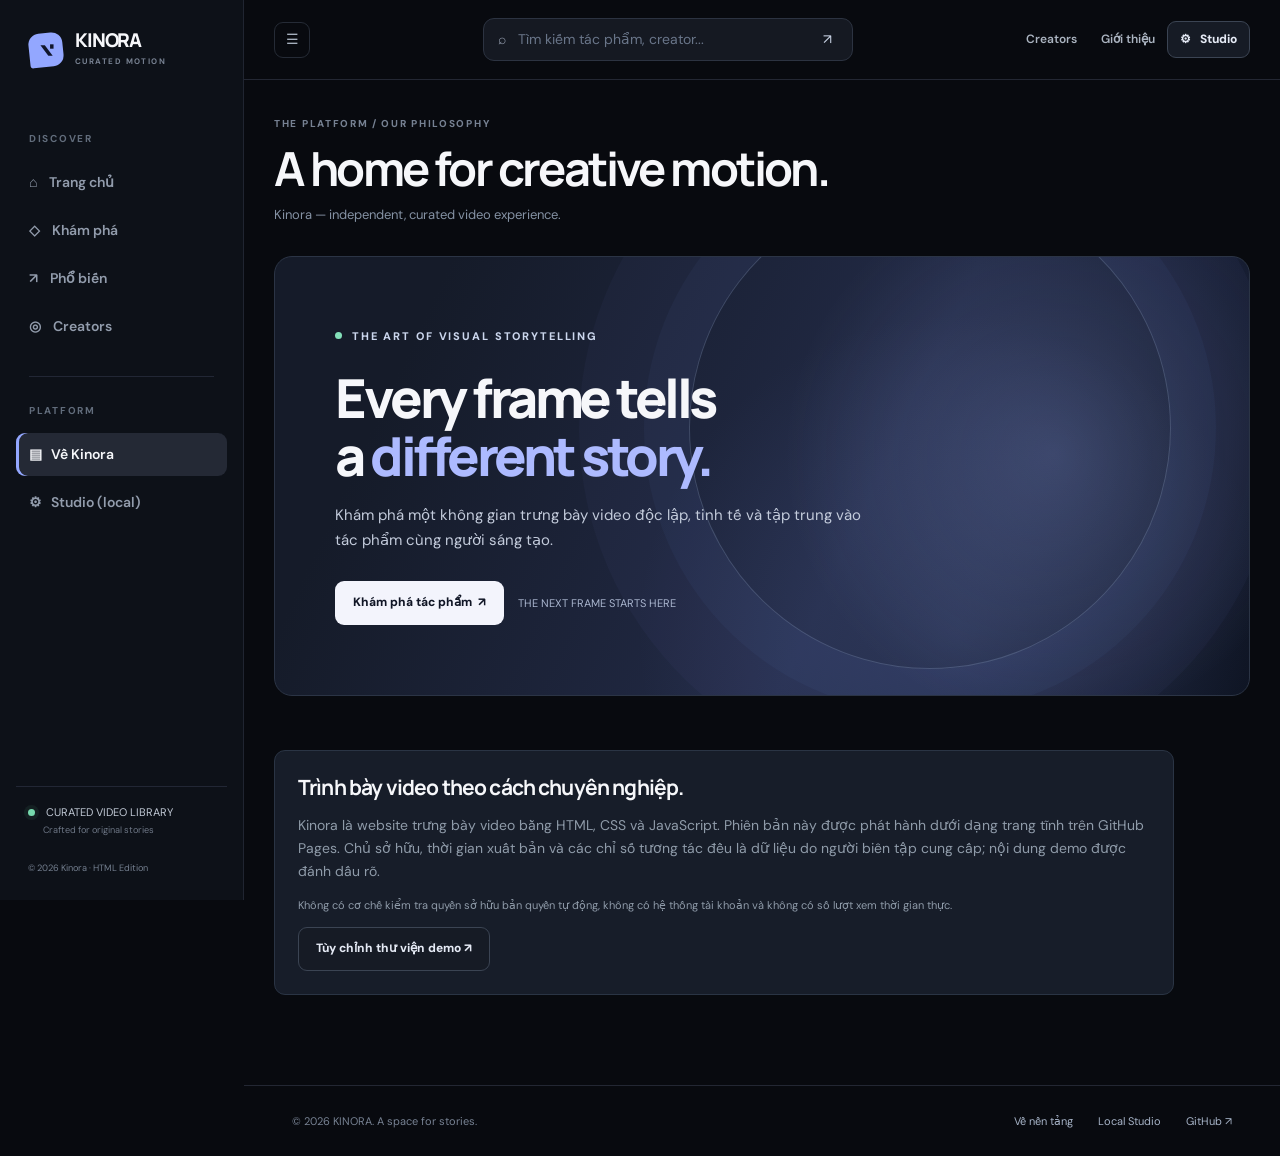
<file: about.html>
<!doctype html>
<html lang="vi"><head><meta charset="utf-8"><meta name="viewport" content="width=device-width,initial-scale=1"><meta name="theme-color" content="#090b10"><meta name="description" content="Kinora — independent video and creative stories platform"><title>About Kinora — Kinora</title><link rel="icon" href="assets/favicon.svg" type="image/svg+xml"><link rel="preconnect" href="https://fonts.googleapis.com"><link rel="preconnect" href="https://fonts.gstatic.com" crossorigin><link href="https://fonts.googleapis.com/css2?family=DM+Sans:wght@400;500;600;700;800&family=Manrope:wght@500;600;700;800&display=swap" rel="stylesheet"><link rel="stylesheet" href="assets/css/legacy.css"><link rel="stylesheet" href="assets/css/static.css" defer></head><body data-page="about"><div id="root"></div><script type="module" src="assets/js/app.js"></script></body></html>
</file>
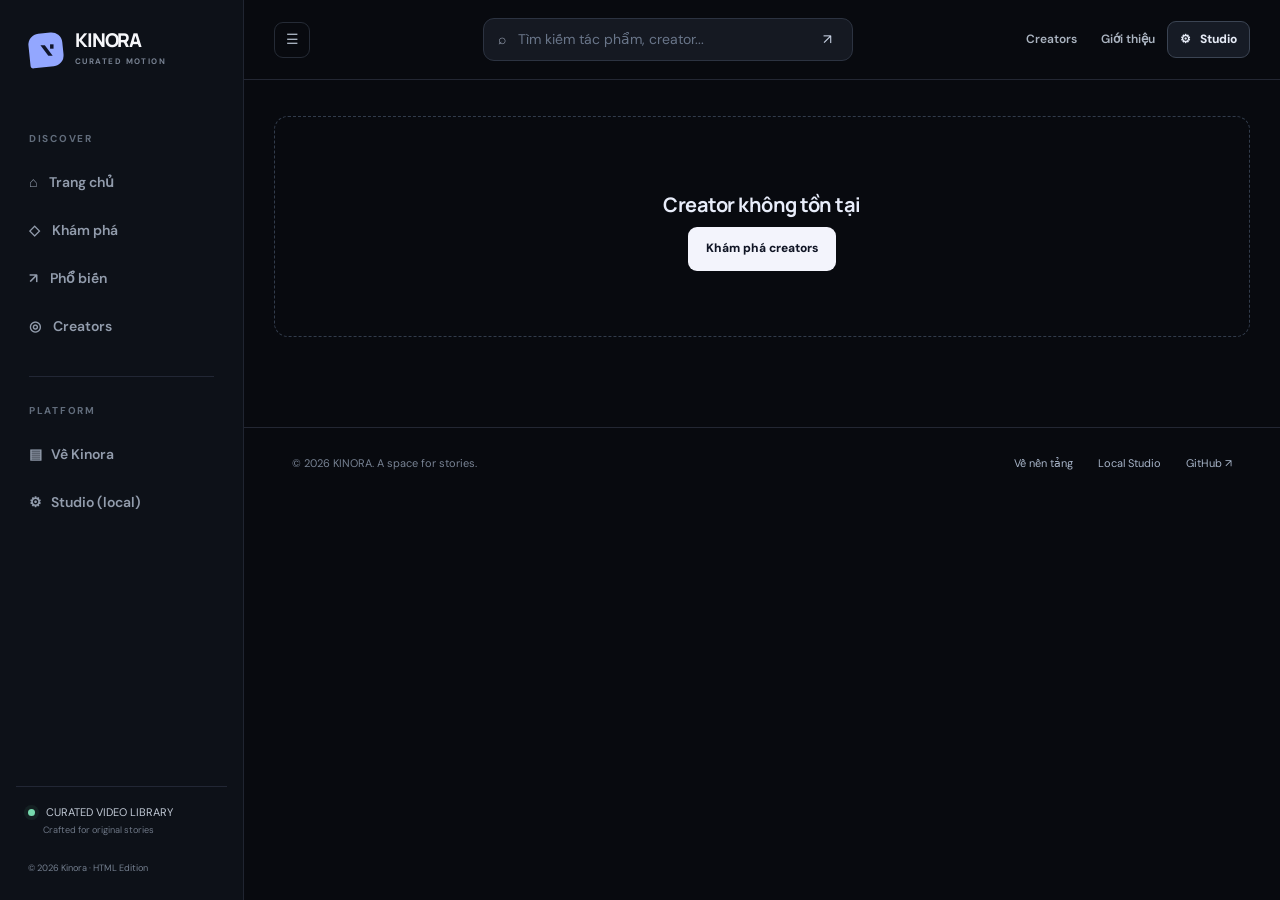
<file: creator.html>
<!doctype html>
<html lang="vi"><head><meta charset="utf-8"><meta name="viewport" content="width=device-width,initial-scale=1"><meta name="theme-color" content="#090b10"><meta name="description" content="Kinora — independent video and creative stories platform"><title>Creator — Kinora</title><link rel="icon" href="assets/favicon.svg" type="image/svg+xml"><link rel="preconnect" href="https://fonts.googleapis.com"><link rel="preconnect" href="https://fonts.gstatic.com" crossorigin><link href="https://fonts.googleapis.com/css2?family=DM+Sans:wght@400;500;600;700;800&family=Manrope:wght@500;600;700;800&display=swap" rel="stylesheet"><link rel="stylesheet" href="assets/css/legacy.css"><link rel="stylesheet" href="assets/css/static.css" defer></head><body data-page="creator"><div id="root"></div><script type="module" src="assets/js/app.js"></script></body></html>
</file>
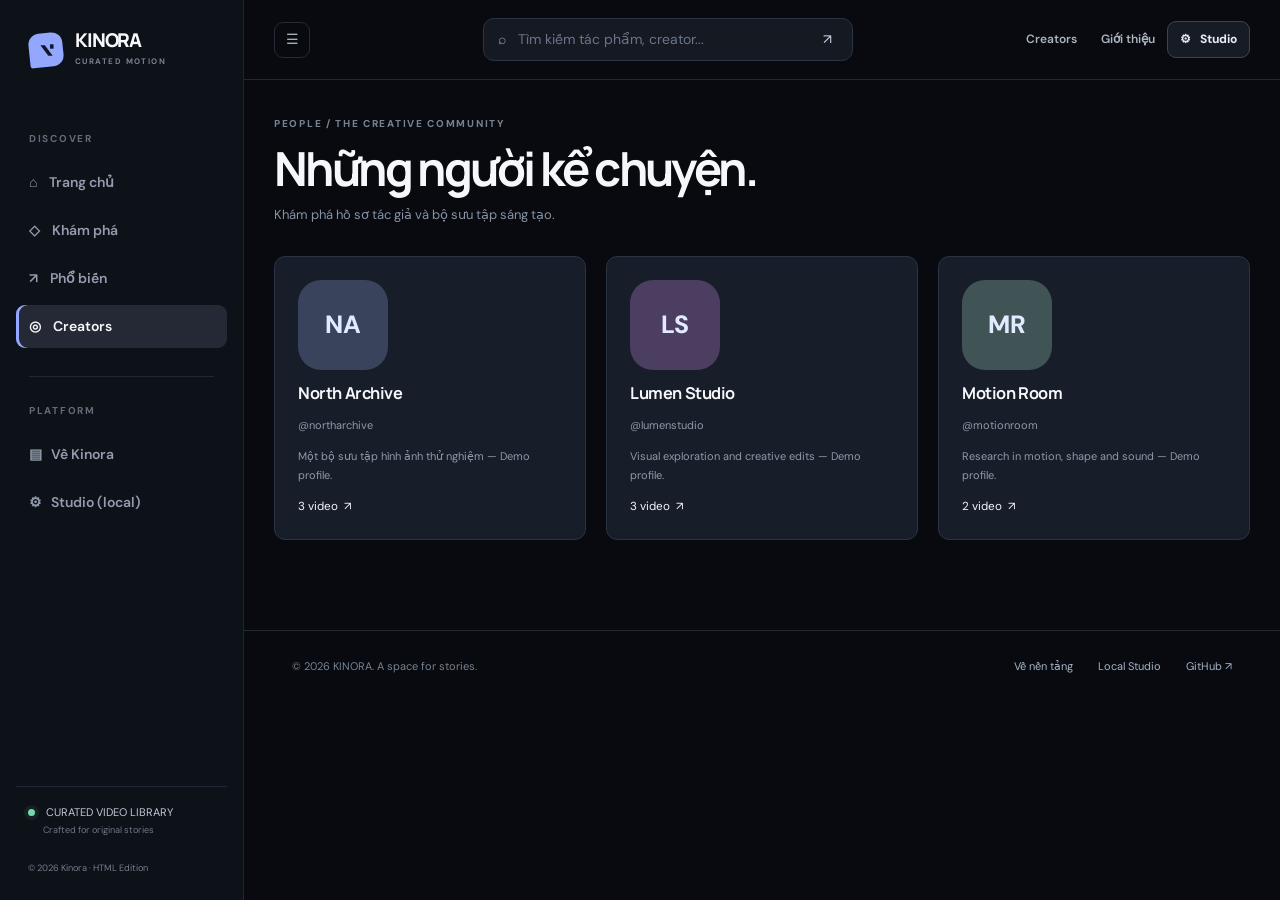
<file: creators.html>
<!doctype html>
<html lang="vi"><head><meta charset="utf-8"><meta name="viewport" content="width=device-width,initial-scale=1"><meta name="theme-color" content="#090b10"><meta name="description" content="Kinora — independent video and creative stories platform"><title>Creators — Kinora</title><link rel="icon" href="assets/favicon.svg" type="image/svg+xml"><link rel="preconnect" href="https://fonts.googleapis.com"><link rel="preconnect" href="https://fonts.gstatic.com" crossorigin><link href="https://fonts.googleapis.com/css2?family=DM+Sans:wght@400;500;600;700;800&family=Manrope:wght@500;600;700;800&display=swap" rel="stylesheet"><link rel="stylesheet" href="assets/css/legacy.css"><link rel="stylesheet" href="assets/css/static.css" defer></head><body data-page="creators"><div id="root"></div><script type="module" src="assets/js/app.js"></script></body></html>
</file>
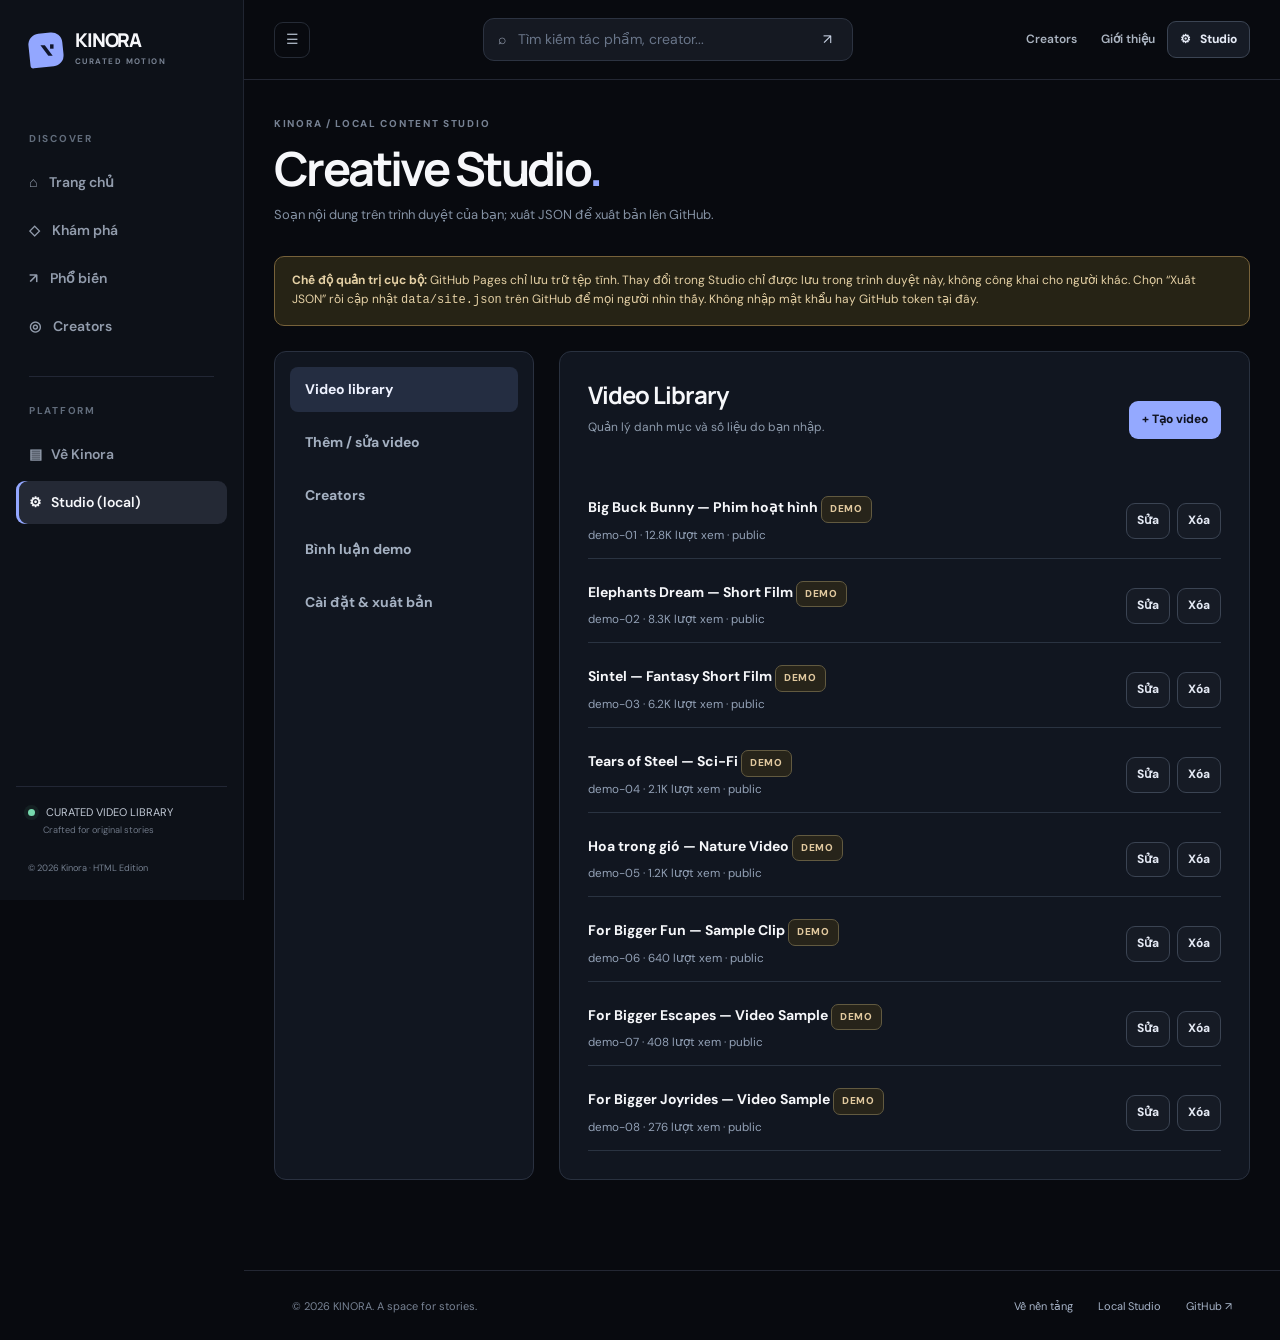
<file: studio.html>
<!doctype html>
<html lang="vi"><head><meta charset="utf-8"><meta name="viewport" content="width=device-width,initial-scale=1"><meta name="theme-color" content="#090b10"><meta name="description" content="Kinora — independent video and creative stories platform"><title>Creator Studio — Kinora</title><link rel="icon" href="assets/favicon.svg" type="image/svg+xml"><link rel="preconnect" href="https://fonts.googleapis.com"><link rel="preconnect" href="https://fonts.gstatic.com" crossorigin><link href="https://fonts.googleapis.com/css2?family=DM+Sans:wght@400;500;600;700;800&family=Manrope:wght@500;600;700;800&display=swap" rel="stylesheet"><link rel="stylesheet" href="assets/css/legacy.css"><link rel="stylesheet" href="assets/css/static.css" defer></head><body data-page="studio"><div id="root"></div><script type="module" src="assets/js/app.js"></script></body></html>
</file>
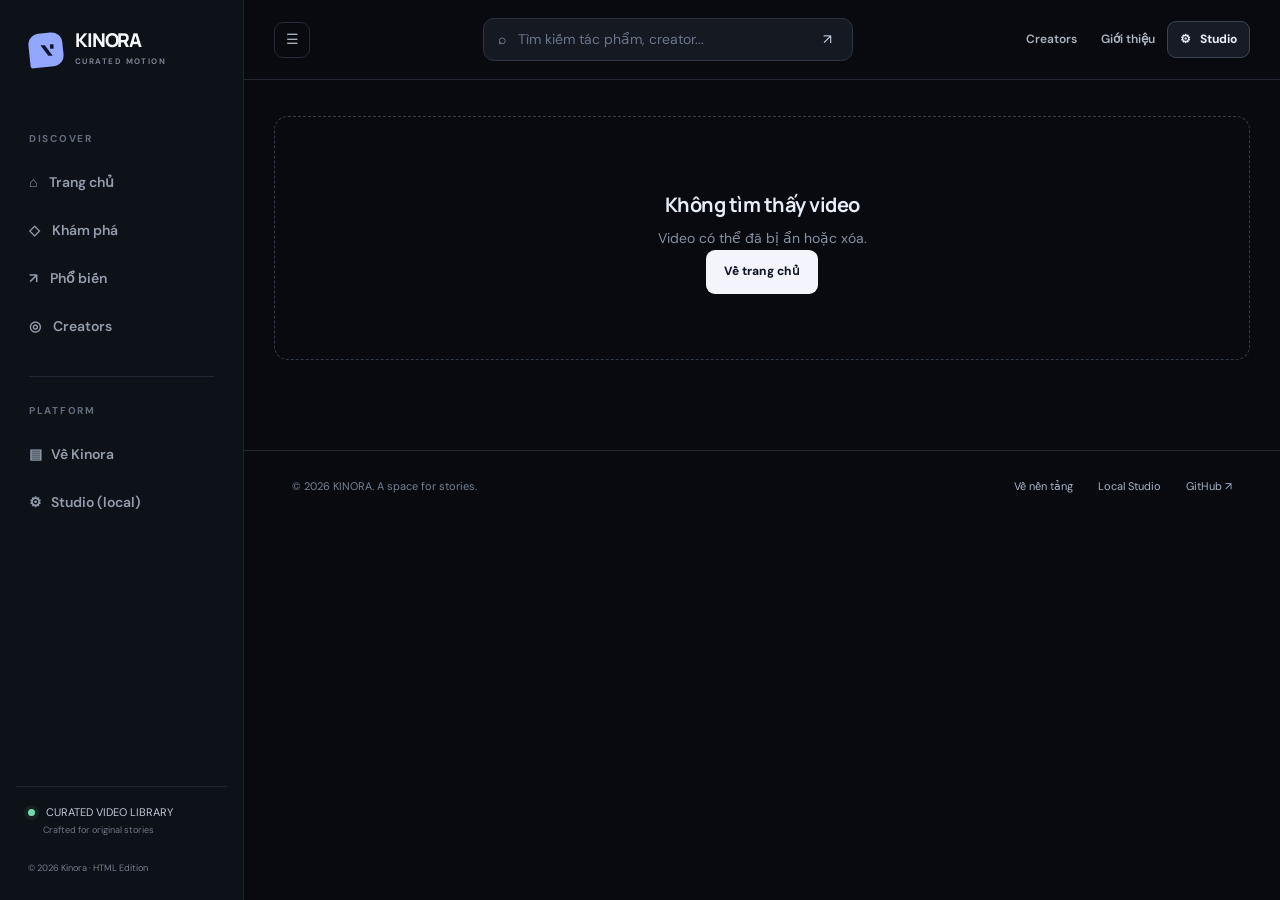
<file: watch.html>
<!doctype html>
<html lang="vi"><head><meta charset="utf-8"><meta name="viewport" content="width=device-width,initial-scale=1"><meta name="theme-color" content="#090b10"><meta name="description" content="Kinora — independent video and creative stories platform"><title>Watch video — Kinora</title><link rel="icon" href="assets/favicon.svg" type="image/svg+xml"><link rel="preconnect" href="https://fonts.googleapis.com"><link rel="preconnect" href="https://fonts.gstatic.com" crossorigin><link href="https://fonts.googleapis.com/css2?family=DM+Sans:wght@400;500;600;700;800&family=Manrope:wght@500;600;700;800&display=swap" rel="stylesheet"><link rel="stylesheet" href="assets/css/legacy.css"><link rel="stylesheet" href="assets/css/static.css" defer></head><body data-page="watch"><div id="root"></div><script type="module" src="assets/js/app.js"></script></body></html>
</file>
<file: assets/css/legacy.css>
:root{--bg:#090b10;--sidebar:#0e1118;--surface:#141821;--surface2:#1b202b;--surface3:#242b38;--border:#282e39;--border2:#353b48;--text:#f6f7fa;--sub:#a0a8b7;--muted:#697282;--accent:#93a7ff;--green:#76d9ad;--red:#ed9494;--heading:'Manrope','DM Sans',sans-serif;--body:'DM Sans',sans-serif;--sidebar-w:244px}
*{box-sizing:border-box}html{scroll-behavior:smooth}body{margin:0;background:var(--bg);color:var(--text);font:14px/1.65 var(--body);-webkit-font-smoothing:antialiased}a{color:inherit;text-decoration:none}button,input,select,textarea{font:inherit}button{cursor:pointer}img{display:block;max-width:100%}h1,h2,h3,p{margin:0}h1,h2,h3{font-family:var(--heading);line-height:1.26}h1{letter-spacing:-.055em}h2{letter-spacing:-.04em}h3{letter-spacing:-.025em}::selection{background:var(--accent);color:#111827}::-webkit-scrollbar{width:9px;height:8px}::-webkit-scrollbar-thumb{background:#313847;border-radius:8px}::-webkit-scrollbar-track{background:transparent}:focus-visible{outline:2px solid var(--accent);outline-offset:3px}.muted{color:var(--muted)}.dot-sep{padding:0 5px;color:#606b7a}.header-dot{color:var(--accent)}
.app-shell{min-height:100vh;display:flex}.sidebar{width:var(--sidebar-w);background:var(--sidebar);border-right:1px solid #202531;position:fixed;top:0;bottom:0;left:0;z-index:30;display:flex;flex-direction:column;padding:31px 16px 24px;transition:transform .22s ease}.brand{display:inline-flex;gap:12px;align-items:center;padding:0 13px;margin-bottom:64px;width:max-content}.brand-symbol{display:flex;width:34px;height:34px;border-radius:11px 11px 11px 3px;align-items:center;justify-content:center;color:#121524;background:var(--accent);transform:rotate(-6deg)}.brand-symbol>i{transform:rotate(6deg)}.brand-text{font:800 19px/1.05 var(--heading);letter-spacing:-.06em}.brand-text small{display:block;color:#788292;font:700 8px/1.8 var(--body);letter-spacing:.18em;margin-top:3px}.nav-head{font:700 10px var(--body);letter-spacing:.17em;color:#626d7c;margin:0 13px 16px}.nav-divider{border-top:1px solid #222735;padding-top:27px;margin-top:28px}.side-nav{display:grid;gap:5px}.side-link{display:flex;gap:12px;align-items:center;color:#929cac;border-radius:9px;font-weight:600;padding:11px 13px;line-height:1.5;transition:background .18s,color .18s;border:0;background:transparent;text-align:left;width:100%}.side-link i{flex-shrink:0;opacity:.78}.side-link:hover{background:#1b202b;color:#f7f8fa}.side-link.active{color:var(--text);background:#242935;box-shadow:inset 3px 0 0 var(--accent)}.side-link.active i{color:var(--accent);opacity:1}.sidebar-bottom{margin-top:auto;padding:16px 12px 0;border-top:1px solid #222735;color:#747f8f;font-size:11px}.sidebar-note{font-size:11px;margin-bottom:20px;color:#c0c8d4}.sidebar-note small{display:block;margin-left:15px;color:#6d7685;margin-top:2px}.status-dot,.pulse{display:inline-block;width:7px;height:7px;border-radius:50%;background:var(--green);margin-right:8px;box-shadow:0 0 0 4px #76d9ad12}.app-content{margin-left:var(--sidebar-w);width:calc(100% - var(--sidebar-w));min-width:0;display:flex;flex-direction:column}.topbar{height:88px;border-bottom:1px solid #232733;display:flex;align-items:center;justify-content:space-between;padding:0 48px;gap:28px;position:sticky;top:0;background:#090b10ec;backdrop-filter:blur(14px);z-index:20}.search-form{height:43px;display:flex;align-items:center;gap:11px;border:1px solid #2c3341;background:#151922;border-radius:10px;padding:0 14px;width:min(390px,48vw);color:#848f9e}.search-form input{border:0;background:transparent;color:var(--text);outline:0;flex:1;min-width:0;font-size:13px}.search-form input::placeholder{color:#747e8e}.search-form button{border:0;background:none;color:#8793a5;display:flex;align-items:center}.top-actions{display:flex;align-items:center;gap:22px}.top-small-link{color:#abb4c1;font-size:12px;font-weight:600;display:flex;gap:7px;align-items:center}.top-small-link:hover,.top-login:hover{color:var(--text)}.top-login{display:flex;gap:8px;align-items:center;color:#b7bdca;font-size:12px;font-weight:700}.mobile-menu,.mobile-logo{display:none}.icon-btn{width:36px;height:36px;border:1px solid var(--border);border-radius:9px;background:transparent;color:var(--sub);display:inline-flex;align-items:center;justify-content:center}.icon-btn:hover{background:var(--surface2);color:var(--text)}.main-area{padding:37px 48px 100px;flex:1;min-height:72vh;max-width:1900px;width:100%;margin:0 auto}.footer{padding:27px 48px;border-top:1px solid #232733;display:flex;justify-content:space-between;align-items:center;gap:15px;font-size:11px;color:#778293}.footer>span:last-child{display:flex;gap:25px}.footer a:hover{color:var(--text)}
.section-kicker,.section-index,.eyebrow{font:800 10px/1.5 var(--body);letter-spacing:.17em;color:var(--muted)}.section-kicker{display:flex;align-items:center;gap:10px;margin-bottom:24px}.kicker-square{width:6px;height:6px;background:var(--accent)}.kicker-line{height:1px;width:25px;background:#343c4e}.hero{height:440px;border-radius:14px;position:relative;overflow:hidden;background:#171b28}.hero-bg{position:absolute;inset:0;background:radial-gradient(ellipse at 85% 40%,#5362a43b 0%,transparent 38%),radial-gradient(ellipse at 78% 92%,#313b634f,transparent 47%),linear-gradient(110deg,#171b2a 12%,#232b40 72%,#111621);pointer-events:none}.hero-bg-photo{position:absolute;inset:0;width:100%;height:100%;object-fit:cover}.hero-filled .hero-bg{background:linear-gradient(90deg,#0f1320f7 0%,#101522e8 35%,#1115205f 95%)}.hero-content{position:relative;z-index:2;max-width:680px;padding:67px 62px}.eyebrow{color:#b6c2db;display:flex;align-items:center;gap:8px}.eyebrow-line{height:1px;width:25px;background:#68728b}.hero h1{font-size:clamp(36px,4.3vw,66px);font-weight:800;line-height:1.11;letter-spacing:-.065em;margin:29px 0 19px;max-width:640px}.hero-content>p{font-size:15px;color:#b9c1d0;line-height:1.8;max-width:490px;margin-bottom:29px}.hero-meta{display:flex;align-items:center;gap:7px;margin-bottom:21px;color:#b3bece;font-size:12px}.hero-number{position:absolute;right:36px;bottom:30px;color:#bcc7de70;letter-spacing:.18em;font-size:10px;font-weight:800}.hero-decoration{position:absolute;right:7%;top:60px;width:310px;height:300px;border:1px solid #7488e136;border-radius:50%;transform:rotate(-23deg)}.hero-decoration:before,.hero-decoration:after{content:'';position:absolute;border:1px solid #7488e12b;border-radius:50%;inset:27px}.hero-decoration:after{inset:72px}.hero-decoration span{position:absolute;width:12px;height:12px;border-radius:50%;background:var(--accent);top:40px;right:46px;box-shadow:0 0 35px var(--accent)}
.btn{display:inline-flex;align-items:center;justify-content:center;gap:9px;padding:11px 17px;border:1px solid transparent;border-radius:9px;font-weight:800;font-size:12px;white-space:nowrap;min-height:42px;transition:transform .18s,background .18s,border-color .18s}.btn:hover{transform:translateY(-1px)}.btn-light{color:#101525;background:#f3f4fc}.btn-light:hover{background:#d9e0f9}.btn-primary{background:var(--accent);color:#101320}.btn-primary:hover{background:#b3c0ff}.btn-outline{background:transparent;border-color:#394252;color:#dde2ed}.btn-outline:hover{background:#222838;border-color:#566077}.btn-small{padding:8px 12px;min-height:36px}.btn-full{width:100%}.section-block{margin-top:60px}.section-heading{display:flex;align-items:flex-end;justify-content:space-between;gap:20px;margin-bottom:27px}.section-heading h2{font-size:29px;font-weight:800;letter-spacing:-.055em;margin:8px 0 5px}.section-heading p{color:#8993a3;font-size:13px}.text-arrow{display:inline-flex;gap:9px;align-items:center;color:#b8c5d9;font-size:12px;font-weight:700;white-space:nowrap;padding-bottom:7px}.text-arrow:hover{color:var(--accent)}.video-grid{display:grid;grid-template-columns:repeat(4,minmax(0,1fr));gap:34px 19px}.video-card{min-width:0;display:block}.video-art{width:100%;aspect-ratio:16/10;background:#212836;border-radius:11px;overflow:hidden;position:relative}.video-art>img,.related-img img,.mini-thumb img{width:100%;height:100%;object-fit:cover;transition:transform .28s ease}.video-card:hover .video-art>img{transform:scale(1.035)}.video-art:after{content:'';position:absolute;inset:0;background:linear-gradient(0deg,#090b1045,transparent 40%);pointer-events:none}.video-hover-play{position:absolute;top:50%;left:50%;transform:translate(-50%,-42%);opacity:0;z-index:1;width:52px;height:52px;border-radius:50%;background:#f5f7fbe9;color:#111723;display:flex;align-items:center;justify-content:center;transition:all .22s}.video-card:hover .video-hover-play{opacity:1;transform:translate(-50%,-50%)}.time-chip{position:absolute;right:10px;bottom:10px;background:#080b10db;color:#f4f7fa;border-radius:5px;padding:3px 7px;font-size:10px;z-index:2;font-weight:700}.abstract-thumbnail{width:100%;height:100%;display:flex;flex-direction:column;align-items:center;justify-content:center;gap:14px;background:radial-gradient(circle at 75% 15%,#5b6da357,transparent 40%),linear-gradient(135deg,#242d44,#111722 65%)}.abstract-thumbnail span{width:57px;height:57px;display:flex;align-items:center;justify-content:center;border:1px solid #7587b860;border-radius:50%;color:#aebdf1}.abstract-thumbnail b{font-size:9px;letter-spacing:.23em;color:#8c9fc8}.video-card-info{display:flex;gap:11px;padding-top:14px}.avatar{border-radius:50%;width:46px;height:46px;display:inline-flex;flex-shrink:0;align-items:center;justify-content:center;background:#353e55;color:#dce4ff;font-weight:800;font-family:var(--heading);overflow:hidden}.avatar img{width:100%;height:100%;object-fit:cover}.avatar-sm{width:33px;height:33px;font-size:12px}.avatar-lg{width:68px;height:68px;font-size:23px;border:4px solid var(--bg)}.avatar-xl{width:102px;height:102px;font-size:32px;border:6px solid var(--bg)}.video-copy{min-width:0}.video-copy h3{font-size:13px;font-weight:800;line-height:1.5;display:-webkit-box;-webkit-box-orient:vertical;-webkit-line-clamp:2;line-clamp:2;overflow:hidden;color:#eef1f8}.video-copy p{font-size:11px;color:#a0a9b9;margin-top:6px}.meta{color:#788393;font-size:11px;margin-top:3px}.video-card:hover h3{color:var(--accent)}.banner-editorial{background:#151a25;border:1px solid #293143;margin-top:65px;padding:41px 48px;display:flex;justify-content:space-between;align-items:center;gap:22px;border-radius:12px;position:relative;overflow:hidden}.banner-editorial h2{font-size:32px;margin:12px 0;line-height:1.25}.banner-editorial p{color:#929eae;font-size:12px}.banner-mark{position:absolute;right:27%;top:14%;color:#5369c347;transform:rotate(-17deg)}
.empty-state{min-height:245px;border:1px dashed #384052;border-radius:12px;display:flex;flex-direction:column;justify-content:center;align-items:center;text-align:center;gap:9px;padding:25px;background:#10141b}.empty-state>i{color:#7f90bc;margin-bottom:9px}.empty-state h3{font-size:17px}.empty-state p{font-size:12px;color:var(--muted);margin-bottom:8px}.page-intro{padding:24px 0 43px}.page-intro h1{font-size:clamp(36px,4vw,55px);margin:12px 0}.page-intro p{color:#96a1b0;font-size:15px}.filter-toolbar{display:flex;gap:11px;align-items:center;background:var(--surface);border:1px solid var(--border);padding:17px;border-radius:11px}.filter-input{display:flex;align-items:center;gap:9px;border:1px solid var(--border2);padding:0 12px;border-radius:8px;flex:1;color:var(--muted)}.filter-input input{height:41px;background:transparent;border:0;outline:0;color:var(--text);min-width:0;width:100%}.filter-toolbar select{padding:11px;background:#191e29;color:var(--text);border:1px solid var(--border2);border-radius:8px;max-width:200px}.result-count{color:#7e8898;font-size:10px;letter-spacing:.14em;font-weight:800;margin:32px 0 20px}
.watch-top{display:flex;justify-content:space-between;align-items:center;margin-bottom:22px}.back-link{display:inline-flex;gap:8px;align-items:center;color:#96a0b1;font-size:12px;font-weight:700}.back-link:hover{color:var(--accent)}.watch-id{color:#6e798a;font-size:10px;font-weight:800;letter-spacing:.14em}.watch-layout{display:grid;grid-template-columns:minmax(0,1fr) 310px;gap:36px}.watch-main{min-width:0}.player-frame{position:relative;background:#000;border:1px solid #222736;border-radius:12px;min-height:300px;display:flex;justify-content:center;align-items:center;overflow:hidden}.player-frame video{display:block;width:100%;max-height:min(73vh,780px);min-height:300px;object-fit:contain;background:#000}.player-error{position:absolute;inset:0;background:#11141af2;align-items:center;justify-content:center;flex-direction:column;gap:10px;text-align:center;padding:20px;color:#c4cfe0}.player-error:not([hidden]){display:flex}.player-error span{color:#8491a2}.watch-heading{display:flex;justify-content:space-between;align-items:center;gap:22px;padding:28px 0;border-bottom:1px solid var(--border)}.watch-heading h1{font-size:clamp(23px,2.2vw,34px);line-height:1.33;margin:9px 0 11px}.watch-date{display:flex;align-items:center;gap:6px}.creator-strip{padding:20px 0;display:flex;align-items:center;gap:12px;border-bottom:1px solid var(--border)}.creator-strip-title{flex:1;min-width:0}.creator-strip-title b{display:block;font-family:var(--heading);font-size:13px}.creator-strip-title span{display:block;color:#8793a3;font-size:11px;margin-top:2px}.engagement{padding:22px 0;border-bottom:1px solid var(--border)}.engagement-pills{display:flex;gap:9px;flex-wrap:wrap;margin:15px 0 8px}.engagement-pills>span{display:inline-flex;align-items:center;gap:8px;border:1px solid #333b4b;border-radius:8px;padding:9px 13px;color:#d6deeb;background:#151a24;font-weight:700;font-size:11px}.engagement small{color:#7c8698;font-size:11px}.info-panel,.comments-panel{padding:29px 0;border-bottom:1px solid var(--border)}.info-panel h2,.comments-panel h2{font-size:21px;margin:9px 0 17px}.description-text{color:#b5bece;font-size:13px;line-height:1.9;max-height:140px;overflow:hidden}.description-text.expanded{max-height:none}.link-button{color:var(--accent);background:none;border:0;font-weight:700;font-size:12px;display:flex;gap:5px;align-items:center;padding:10px 0}.detail-grid{display:grid;grid-template-columns:repeat(2,1fr);gap:22px 30px;margin-top:23px;background:#12161e;border:1px solid #232936;border-radius:9px;padding:22px}.detail-grid span,.detail-grid b{display:block}.detail-grid span{color:#768294;font-size:11px}.detail-grid b{font-size:12px;font-weight:700;margin-top:5px}.external-row{display:flex;gap:9px;align-items:center;padding:18px 0;font-weight:700;font-size:12px;color:var(--accent)}.copyright-statement{display:flex;gap:12px;background:#181d29;border-left:3px solid #7085c8;padding:17px 18px;margin-top:18px;border-radius:4px}.copyright-statement i{color:var(--accent);flex-shrink:0}.copyright-statement b{font-size:12px}.copyright-statement p{font-size:11px;color:#939fad;margin-top:4px;line-height:1.8}.related-panel{min-width:0}.related-panel h3{margin:10px 0 24px;font-size:22px}.related-card{display:flex;gap:11px;margin-bottom:15px;min-width:0}.related-img{width:127px;height:77px;background:linear-gradient(140deg,#293650,#131c2a);border-radius:7px;display:flex;justify-content:center;align-items:center;flex-shrink:0;overflow:hidden;color:#adc1f1}.related-card div:last-child{min-width:0}.related-card b{display:-webkit-box;-webkit-box-orient:vertical;-webkit-line-clamp:2;line-clamp:2;overflow:hidden;font-size:11px;line-height:1.55}.related-card p,.related-card small{display:block;color:#8e99a9;font-size:10px;margin-top:4px}.related-card:hover b{color:var(--accent)}.comments-header{display:flex;align-items:center;gap:18px;flex-wrap:wrap}.comments-header h2 span{color:var(--muted);font-size:14px}.soft-tag,.demo-badge{display:inline-block;font-size:9px;letter-spacing:.04em;font-weight:700;background:#2b3342;border:1px solid #404b5d;border-radius:5px;color:#a8b8d2;padding:3px 7px}.comment-list{display:grid;gap:25px;margin-top:10px}.comment{display:flex;gap:12px}.demo-avatar{background:#2e3649}.comment-meta{display:flex;align-items:center;gap:10px;flex-wrap:wrap}.comment-meta b{font-size:12px}.comment-meta>span:not(.demo-badge){font-size:10px;color:#7e8898}.comment-content p{font-size:12px;color:#b9c1ce;line-height:1.85;margin-top:6px}.no-comments{text-align:center;padding:40px 15px;color:#7c879b}.no-comments i{margin:0 auto 10px}
.creator-grid{display:grid;grid-template-columns:repeat(3,minmax(0,1fr));gap:20px}.creator-tile{background:#151922;border:1px solid #2a3040;border-radius:12px;overflow:hidden;transition:border .2s,transform .2s}.creator-tile:hover{border-color:#586aa2;transform:translateY(-2px)}.creator-cover{height:126px;background:radial-gradient(circle at 90% 15%,#899bd270,transparent 50%),linear-gradient(130deg,#27334a,#151a25);background-size:cover;background-position:center}.creator-tile-body{padding:0 23px 24px}.creator-tile-body .avatar{margin-top:-35px;position:relative}.creator-tile-body h3{margin-top:9px;font-size:17px}.creator-tile-body p{font-size:12px;color:#8794a5;margin-top:3px}.creator-tile-body small{margin-top:18px;display:flex;justify-content:space-between;align-items:center;font-size:11px;color:#acb6c8}.profile-cover{height:230px;background:radial-gradient(circle at 70% 25%,#657aac5d,transparent 48%),linear-gradient(110deg,#263149,#141a24);background-size:cover;background-position:center;border-radius:12px;position:relative}.profile-cover-label{position:absolute;top:24px;left:28px;letter-spacing:.18em;font-size:10px;font-weight:800;color:#c8d3e5}.profile-body{display:flex;align-items:flex-start;gap:22px;margin:0 0 40px 28px}.profile-body .avatar-xl{margin-top:-35px;position:relative}.profile-identity{flex:1;margin-top:15px}.profile-identity h1{font-size:32px;margin:7px 0 2px}.profile-identity>p{color:#8793a4;font-size:12px}.profile-bio{color:#b1bac8;font-size:13px;margin-top:14px;max-width:700px}.profile-body>.btn{margin:20px 10px 0 0}.static-page{max-width:770px;padding:37px;background:#151922;border:1px solid var(--border);border-radius:12px}.static-page h2{margin:15px 0;font-size:26px}.static-page p{font-size:14px;color:#a6b0bf;line-height:2;margin-bottom:20px}
/* Admin studio */
.admin-layout{min-height:100vh;display:flex}.admin-sidebar{width:244px;position:fixed;inset:0 auto 0 0;background:#10131b;border-right:1px solid var(--border);padding:32px 16px 22px;display:flex;flex-direction:column;z-index:40;transition:transform .22s}.admin-sidebar .brand{margin-bottom:69px}.admin-sidebar .nav-head{margin-bottom:15px}.admin-sidebar .sidebar-bottom form{margin-top:8px}.admin-sidebar .logout{font-size:12px}.admin-sidebar .logout:hover{color:var(--red)}.admin-content{margin-left:244px;width:calc(100% - 244px);min-width:0;display:flex;flex-direction:column}.admin-topbar{height:84px;border-bottom:1px solid var(--border);display:flex;align-items:center;justify-content:space-between;padding:0 44px;background:#0a0c11}.breadcrumb{color:#a4afbd;letter-spacing:.16em;font-size:10px;font-weight:800}.breadcrumb span{padding:0 11px;color:#4c5565}.admin-user{width:33px;height:33px;border:1px solid #4e5d8b;border-radius:10px;background:#273451;color:#d2dcff;display:flex;align-items:center;justify-content:center;font-weight:800}.admin-main{padding:37px 44px 90px;max-width:1720px;width:100%;margin:auto;min-height:calc(100vh - 150px)}.admin-head{display:flex;align-items:center;justify-content:space-between;gap:16px;margin-bottom:31px}.admin-head h1{font-size:clamp(29px,3vw,42px);margin:9px 0 6px}.admin-head p{font-size:12px;color:#8591a1}.stats-grid{display:grid;grid-template-columns:repeat(3,minmax(0,1fr));gap:15px}.stat-card{border:1px solid var(--border);border-radius:11px;background:#151922;padding:20px 23px;min-height:140px}.stat-top{display:flex;justify-content:space-between;align-items:center;color:#a2acba;font-weight:700;font-size:11px}.stat-top i{color:#667590}.stat-card strong{display:block;font-family:var(--heading);font-weight:800;font-size:31px;margin:15px 0 6px;letter-spacing:-.065em}.stat-foot{font-size:10px;color:#687489}.admin-columns{display:grid;grid-template-columns:1.35fr 1fr;gap:18px;margin-top:23px}.admin-panel{background:#151922;border:1px solid var(--border);border-radius:11px;min-width:0}.panel-heading{display:flex;justify-content:space-between;align-items:center;gap:10px;padding:24px 24px 20px}.panel-heading h2{font-size:17px;margin-top:6px}.panel-heading .text-arrow{padding-bottom:0}.recent-list{padding:0 24px 22px}.recent-row{display:flex;align-items:center;gap:13px;border-top:1px solid #2b303d;padding:13px 0}.recent-row>div:nth-child(2){flex:1;min-width:0}.recent-row b,.recent-row small{display:block}.recent-row b{font-size:12px}.recent-row small{color:#7d8b9e;margin-top:3px;font-size:10px}.mini-thumb{width:60px;height:41px;background:#232d41;border-radius:6px;display:flex;align-items:center;justify-content:center;overflow:hidden;color:#b1bfe0;flex-shrink:0}.status-pill{display:inline-block;border:1px solid #3c5360;background:#1c3436;color:#8ad4bb;text-transform:capitalize;border-radius:5px;font-size:10px;font-weight:700;padding:3px 8px}.status-pill.draft{background:#303041;color:#b5b0d7;border-color:#4a4569}.quick-actions{padding:0 24px 22px}.quick-actions>a{border-top:1px solid #2b303d;padding:17px 0;display:grid;grid-template-columns:27px minmax(0,1fr) 19px;column-gap:9px}.quick-actions>a i:first-child{grid-row:span 2;color:#8aa4e4;margin-top:2px}.quick-actions b{font-size:12px}.quick-actions span{font-size:10px;color:#7d899b;grid-column:2}.quick-actions>a i:last-child{grid-column:3;grid-row:span 2;color:#8290a4}.quick-actions a:hover b{color:var(--accent)}.admin-footer{display:flex;justify-content:space-between;padding:23px 44px;border-top:1px solid var(--border);color:#6b778b;font-size:9px;letter-spacing:.14em}.small-empty{text-align:center;padding:43px 15px;color:#78879c}.small-empty i{color:#7891bb;margin-bottom:7px}.small-empty p{font-size:12px}
.table-top{display:flex;align-items:center;justify-content:space-between;padding:22px 25px;color:#8e9aab;font-size:11px;font-weight:700}.table-top input{background:#0e1118;border:1px solid var(--border2);border-radius:8px;color:var(--text);padding:10px 13px;min-width:240px;outline:none}.table-wrap{width:100%;overflow-x:auto}.data-table{border-collapse:collapse;width:100%;min-width:700px}.data-table th{background:#1a1f29;text-align:left;white-space:nowrap;font-size:9px;letter-spacing:.13em;color:#7e8b9d;padding:15px 23px}.data-table td{padding:14px 23px;border-top:1px solid #262c37;font-size:12px;color:#c1c8d4}.table-video{display:flex;align-items:center;gap:12px;min-width:200px}.table-video>div:nth-child(2){min-width:0}.table-video b{display:block;font-size:11px;color:#eff2f7;white-space:nowrap}.table-video small{font-size:9px;color:#8490a0;display:block;margin-top:4px}.table-actions{display:flex;gap:13px;align-items:center}.table-actions form{display:inline-flex}.table-actions a,.table-actions button{background:transparent;border:0;color:#8b98ac;display:flex;padding:0}.table-actions a:hover,.table-actions button:hover{color:var(--accent)}.table-actions form:last-child button:hover{color:var(--red)}
.editor-layout{display:grid;grid-template-columns:minmax(0,1fr) 325px;gap:18px;align-items:start}.editor-left{display:grid;gap:18px;min-width:0}.form-panel{padding:25px}.form-panel .panel-heading{padding:0 0 23px}.form-panel .panel-heading h2{font-size:18px}.field{margin:0 0 19px}.field label,.auth-form-box label{display:block;font-size:11px;font-weight:800;color:#c4ccda;margin-bottom:8px}.field input:not([type=checkbox]),.field select,.field textarea,.auth-form-box input{width:100%;background:#10141c;border:1px solid #343b4a;color:#eaf0f7;border-radius:8px;outline:0;padding:11px 13px;font-size:12px;transition:border .16s}.field input:focus,.field select:focus,.field textarea:focus,.auth-form-box input:focus{border-color:var(--accent)}.field textarea{resize:vertical;line-height:1.85}.field input::placeholder,.field textarea::placeholder,.auth-form-box input::placeholder{color:#616f83}.field small{display:block;color:#758397;font-size:10px;margin-top:7px;line-height:1.7}.field small a{color:var(--accent)}.field-row{display:grid;grid-template-columns:repeat(2,minmax(0,1fr));gap:17px}.field-prefix{display:flex;align-items:center;background:#10141c;border:1px solid #343b4a;border-radius:8px;padding:0 12px;color:#6f839f}.field-prefix input{border:0!important;background:transparent!important}.form-note{font-size:11px;color:#8694a8;line-height:1.85;margin:0 0 18px}.upload-zone{border:1px dashed #526078;background:#121925;border-radius:10px;display:flex;align-items:center;flex-direction:column;justify-content:center;text-align:center;min-height:228px;padding:24px 18px;margin-bottom:23px;transition:background .2s,border-color .2s}.upload-zone.drag-over{border-color:var(--accent);background:#1c2742}.upload-icon{color:#adc0ff;margin-bottom:11px}.upload-zone b{font-size:13px}.upload-zone p{color:#8291a6;font-size:11px;margin:8px 0 15px;max-width:490px}.upload-zone .upload-message{margin:10px 0 0;font-size:11px}.upload-progress{width:min(350px,85%);height:5px;background:#384356;border-radius:8px;margin-top:14px;overflow:hidden}.upload-progress>div{background:var(--accent);height:100%;width:0;transition:width .16s}.video-preview-box{background:#07090e;border:1px solid var(--border);border-radius:8px;min-height:175px;display:flex;align-items:center;justify-content:center;overflow:hidden;position:relative}.video-preview-box video{width:100%;max-height:320px;object-fit:contain;display:none}.preview-placeholder{display:flex;align-items:center;justify-content:center;flex-direction:column;gap:8px;color:#74829a;font-size:11px;height:175px}.required{color:#ff9d9d}.sticky-panel{position:sticky;top:25px}.checkbox-line{display:flex;align-items:center;gap:9px;font-size:12px;font-weight:700;color:#c3cbd8;margin:3px 0 22px}.checkbox-line input{accent-color:var(--accent);width:16px;height:16px}.form-actions{display:grid;gap:9px}.form-actions+.form-note{margin:18px 0 0}.medium-form{max-width:720px}.medium-form form>h2{font-size:20px;margin:7px 0 23px}.soft-divider{border-top:1px solid var(--border);margin:30px 0}.medium-form .btn{margin-top:5px}.comment-admin-grid{display:grid;grid-template-columns:1fr 1fr;gap:30px}.comment-admin-grid h3{margin:8px 0 13px;font-size:16px}.comment-admin-grid>div+div{border-left:1px solid var(--border);padding-left:28px}.link-danger{border:0;background:none;color:#f09898;padding:14px 0;font-weight:700;font-size:11px}.admin-comment-list{padding:0 24px 18px}.comment-admin-item{border-top:1px solid var(--border);display:flex;justify-content:space-between;align-items:flex-start;gap:20px;padding:17px 0}.comment-admin-item p{color:#b4c0d1;font-size:12px;margin:7px 0}.comment-admin-item small{color:#79879b;font-size:10px}
/* Auth */
.auth-page{min-height:100vh;display:grid;grid-template-columns:55% 45%}.auth-side{position:relative;background:radial-gradient(circle at 60% 78%,#3d4e7e48,transparent 48%),linear-gradient(150deg,#1b2336,#0f1420 80%);border-right:1px solid #2c3345;padding:45px 56px;display:flex;flex-direction:column;overflow:hidden}.auth-side .brand{margin:0;padding:0}.auth-manifesto{margin:auto 0;position:relative;z-index:1}.auth-manifesto .section-index{color:#9babd0}.auth-manifesto h1{font-size:clamp(40px,5.2vw,80px);line-height:1.07;margin:24px 0;max-width:700px}.auth-manifesto h1 em{font-style:normal;color:var(--accent)}.auth-manifesto p{color:#a9b5cc;max-width:420px;font-size:14px}.auth-graphic{position:absolute;right:0;bottom:-95px;color:#52629357}.auth-foot{font-size:10px;letter-spacing:.15em;color:#7a8bad}.auth-form-area{display:flex;align-items:center;justify-content:center;padding:45px}.auth-form-box{max-width:380px;width:100%}.auth-form-box h2{font-size:31px;margin:12px 0}.auth-form-box>p{color:#929cac;font-size:13px;margin-bottom:35px}.auth-form-box form{display:grid;gap:13px}.auth-form-box label{margin:0}.auth-form-box input{padding:13px}.auth-form-box .btn{margin:11px 0 23px}.auth-form-box .hint{font-size:11px;color:#8b98ab}.auth-form-box>.back-link{display:flex;justify-content:center}.flash{padding:13px 17px;margin:0 0 20px;border:1px solid #3e6e62;background:#19362f;border-radius:8px;color:#a3e8c7;font-size:12px}.flash.error{border-color:#824d53;background:#351f25;color:#f3b2b7}
#toast{position:fixed;bottom:25px;right:25px;z-index:100;background:#212a39;border:1px solid #586688;border-radius:10px;color:#e6edff;box-shadow:0 15px 40px #0009;padding:13px 20px;font-size:12px;opacity:0;pointer-events:none;transform:translateY(10px);transition:opacity .2s,transform .2s}#toast.show{opacity:1;transform:translateY(0)}.nav-overlay{display:none}
@media(max-width:1550px){.video-grid{grid-template-columns:repeat(3,minmax(0,1fr))}.watch-layout{grid-template-columns:minmax(0,1fr) 270px}.related-img{width:100px;height:72px}.hero h1{font-size:52px}}
@media(max-width:1160px){:root{--sidebar-w:205px}.sidebar,.admin-sidebar{width:205px}.app-content,.admin-content{margin-left:205px;width:calc(100% - 205px)}.topbar,.main-area,.footer{padding-left:30px;padding-right:30px}.admin-main,.admin-topbar,.admin-footer{padding-left:28px;padding-right:28px}.watch-layout{grid-template-columns:minmax(0,1fr)}.related-panel{margin-top:32px}.related-card{max-width:390px}.hero-content{padding-left:40px}.editor-layout{grid-template-columns:minmax(0,1fr) 285px}.stats-grid{grid-template-columns:repeat(3,1fr)}}
@media(max-width:890px){:root{--sidebar-w:0px}.sidebar,.admin-sidebar{transform:translateX(-110%);width:255px}.sidebar.open,.admin-sidebar.open{transform:translateX(0)}.nav-overlay.show{display:block;position:fixed;inset:0;background:#05080eb8;z-index:29}.admin-sidebar{z-index:40}.admin-layout .nav-overlay.show{z-index:39}.app-content,.admin-content{margin-left:0;width:100%}.mobile-menu{display:inline-flex}.mobile-logo{display:inline-block;font:800 18px var(--heading);letter-spacing:-.06em}.topbar{height:70px;padding:0 22px;gap:15px}.search-form{width:100%;max-width:380px}.main-area{padding:27px 25px 65px}.admin-topbar{padding:0 23px;height:70px}.admin-main{padding:27px 23px 70px}.admin-columns{grid-template-columns:1fr}.editor-layout{grid-template-columns:1fr}.sticky-panel{position:static}.hero{height:410px}.hero h1{font-size:48px}.video-grid{grid-template-columns:repeat(2,minmax(0,1fr))}.creator-grid{grid-template-columns:repeat(2,minmax(0,1fr))}}
@media(max-width:640px){.main-area{padding:20px 17px 60px}.topbar{padding:0 15px;gap:10px}.mobile-logo{display:none}.search-form{height:40px}.top-actions .top-small-link,.top-login span{display:none}.top-actions{gap:8px}.hero{height:390px}.hero-content{padding:45px 26px;max-width:100%}.hero h1{font-size:39px;margin:20px 0 15px}.hero-content>p{font-size:12px;max-width:93%}.hero-decoration{opacity:.45;right:-120px}.hero-number{right:20px;bottom:18px}.section-kicker{font-size:9px;flex-wrap:wrap}.section-block{margin-top:43px}.section-heading{align-items:flex-start}.section-heading h2{font-size:23px}.section-heading p{font-size:11px}.video-grid{grid-template-columns:repeat(2,minmax(0,1fr));gap:24px 12px}.video-art{border-radius:7px}.video-card-info{gap:7px;padding-top:9px}.avatar-sm{width:27px;height:27px;font-size:10px}.video-copy h3{font-size:11px;line-height:1.45}.video-copy p,.video-copy .meta{font-size:10px}.banner-editorial{display:block;margin-top:42px;padding:28px}.banner-editorial h2{font-size:26px}.banner-editorial .btn{margin-top:24px}.banner-mark{right:0;top:0}.footer{padding:22px 17px;flex-direction:column;align-items:flex-start}.page-intro{padding:17px 0 30px}.page-intro h1{font-size:38px}.filter-toolbar{display:grid;grid-template-columns:1fr 1fr}.filter-input{grid-column:span 2}.filter-toolbar select{max-width:none;width:100%;min-width:0}.filter-toolbar .btn{grid-column:span 2}.watch-top{margin-bottom:14px}.watch-id{font-size:8px}.player-frame,.player-frame video{min-height:210px}.watch-heading{align-items:flex-start;flex-wrap:wrap;padding:20px 0}.watch-heading h1{font-size:24px}.creator-strip>.btn{font-size:10px;padding:7px}.related-panel{margin-top:26px}.detail-grid{gap:17px;padding:17px}.detail-grid b{font-size:11px}.profile-cover{height:150px}.profile-body{margin-left:10px;gap:11px;flex-wrap:wrap}.profile-body .avatar-xl{width:80px;height:80px}.profile-identity{margin-top:8px}.profile-identity h1{font-size:27px}.profile-body>.btn{margin-left:90px}.creator-grid{grid-template-columns:1fr}.stats-grid{grid-template-columns:repeat(2,minmax(0,1fr));gap:10px}.stat-card{padding:16px;min-height:120px}.stat-card strong{font-size:25px}.admin-topbar{padding:0 15px}.breadcrumb{font-size:9px}.admin-main{padding:22px 15px 60px}.admin-head{align-items:flex-start}.admin-head h1{font-size:29px}.admin-head p{font-size:11px}.admin-head>.btn{font-size:10px;padding:7px}.form-panel{padding:19px}.field-row{grid-template-columns:1fr;gap:0}.comment-admin-grid{grid-template-columns:1fr}.comment-admin-grid>div+div{padding:23px 0 0;border:0;border-top:1px solid var(--border)}.auth-page{grid-template-columns:1fr}.auth-side{min-height:210px;padding:25px}.auth-side .brand{margin-bottom:25px}.auth-manifesto h1{font-size:34px;margin:8px 0}.auth-manifesto p,.auth-foot,.auth-graphic{display:none}.auth-form-area{padding:45px 20px}.auth-form-box h2{font-size:28px}.table-top input{min-width:0;width:180px}.admin-footer{padding:18px 15px;gap:15px}}
@media(prefers-reduced-motion:reduce){*,*:before,*:after{animation-duration:.01ms!important;transition-duration:.01ms!important;scroll-behavior:auto!important}}

.cover-photo{position:absolute;inset:0;width:100%;height:100%;object-fit:cover}.creator-cover{position:relative;overflow:hidden}.profile-cover{overflow:hidden}.profile-cover-label{z-index:1;text-shadow:0 2px 10px #0009}.creator-cover:after,.profile-cover:after{content:"";position:absolute;inset:0;background:linear-gradient(0deg,#10131b77,transparent 70%);pointer-events:none}

.icon-svg{display:inline-flex;align-items:center;justify-content:center;flex-shrink:0;vertical-align:middle}.icon-svg svg{display:block}.search-form .icon-svg{color:inherit}

.comment-edit{margin-top:12px;max-width:390px}.comment-edit summary{color:var(--accent);cursor:pointer;font-size:11px;font-weight:700}.comment-edit form{margin-top:10px}.comment-edit .field{margin-bottom:8px}.comment-edit .field input,.comment-edit .field textarea{width:100%;background:#11161d;border:1px solid var(--border2);padding:8px;color:var(--text);border-radius:6px}.comment-edit .field label{display:block;font-size:11px;color:var(--sub)}

.brand-symbol img{display:block;width:100%;height:100%;object-fit:cover;border-radius:10px}
</file>
<file: assets/css/static.css>
/* Kinora static — editorial interface */
:root{--bg:#080a0f;--sidebar:#0d1118;--surface:#121721;--surface2:#1a202b;--accent:#9aaeff;--text:#f6f7fa;--sub:#a5afbd;--muted:#768192;--border:#252b36}
body{background:var(--bg)}.app-shell{min-height:100vh}.app-content{min-height:100vh}.topbar{height:80px}.top-actions{gap:12px}.btn{font-weight:800}.btn-primary{background:#94a9ff}.btn-primary:hover{background:#a9bafa}.page-shell{padding:36px 48px 90px;max-width:1800px;margin:0 auto;width:100%}.nav-links{display:flex;gap:24px}.btn-line{border:1px solid #3b4453;background:#161b25;color:#e5eaf5}.btn-line:hover{border-color:#7c8ba8}.brand-symbol{transform:rotate(-6deg)}.brand-symbol svg{transform:rotate(6deg)}.search-bar{display:flex;align-items:center;gap:10px;padding:0 14px;border:1px solid #2c3341;background:#151922;border-radius:11px;height:43px;color:#9ba5b6;width:min(370px,42vw)}.search-bar input{background:none;border:0;min-width:0;flex:1;outline:0;color:white}.search-bar input::placeholder{color:#697589}
.surface-hero{min-height:415px;background:linear-gradient(115deg,#151b29 15%,#222a46 60%,#0d1321);border:1px solid #2b3445;border-radius:18px;overflow:hidden;position:relative;isolation:isolate}.surface-hero:before{content:"";position:absolute;z-index:-1;inset:0;background:radial-gradient(circle at 80% 45%,#a0b4ff38,transparent 33%),radial-gradient(circle at 70% 86%,#5768a147,transparent 41%)}.surface-hero:after{content:"";position:absolute;z-index:-1;border:1px solid #8b9ec250;width:480px;height:480px;border-radius:50%;right:8%;top:-70px;box-shadow:0 0 0 45px #768bd90c,0 0 0 110px #768bd90a;transform:rotate(16deg)}.hero-layout{padding:70px 60px;position:relative;max-width:740px}.hero-eyebrow{display:flex;align-items:center;gap:10px;font-size:11px;color:#cbd6ed;letter-spacing:.17em;font-weight:800}.hero-eyebrow:before{content:"";width:7px;height:7px;background:#83dfb9;border-radius:50%}.hero-layout h1{font:800 clamp(40px,4.2vw,72px)/1.08 var(--heading);letter-spacing:-.065em;margin:24px 0 18px}.hero-layout p{color:#c3cbdb;max-width:530px;font-size:15px;margin-bottom:29px}.hero-action{display:flex;align-items:center;gap:14px;flex-wrap:wrap}.hero-note{color:#aab6cf;font-size:11px}.chip{display:inline-flex;align-items:center;gap:6px;border:1px solid #344054;background:#1a2131;color:#c1cbe0;border-radius:7px;padding:4px 8px;font-size:10px;font-weight:800;letter-spacing:.07em}.chip.demo{border-color:#625a40;background:#27241a;color:#e1c99f}.subheader{display:flex;align-items:center;gap:10px;justify-content:space-between;flex-wrap:wrap;margin-bottom:24px}.section-block{margin-top:54px}.section-heading h2{font-size:30px}.empty{padding:65px 20px;border:1px dashed #323c4c;text-align:center;border-radius:14px;color:#8491a2}.empty h3{color:#e8edfa;font-size:20px;margin:10px 0}.video-grid{grid-template-columns:repeat(3,minmax(0,1fr));gap:30px 20px}.video-art{aspect-ratio:16/9;border:1px solid #333e50}.visual-poster{height:100%;width:100%;position:relative;display:flex;align-items:flex-end;padding:19px 20px;overflow:hidden;background:radial-gradient(circle at 71% 27%,var(--glow),transparent 44%),linear-gradient(128deg,var(--shade),#131924)}.visual-poster:before{content:"";border-radius:50%;width:240px;height:240px;position:absolute;right:-10px;top:-74px;border:1px solid #dfe7ff40;box-shadow:0 0 0 45px #e4ebff0c,0 0 0 86px #e4ebff08;transform:rotate(-22deg)}.visual-poster:after{content:"";position:absolute;width:280px;height:120px;right:12%;top:43%;transform:rotate(-23deg);border:1px solid #d7e3ff2c;border-radius:100%}.visual-poster span{position:relative;z-index:2;letter-spacing:.24em;font-size:9px;color:#f4f6ffb8;font-weight:800;text-shadow:0 2px 10px #0008}.video-copy h3{font-size:14px}.video-copy p{font-size:11px}.video-copy .meta{color:#79879a}.creator-avatar{width:34px;height:34px;flex:0 0 34px;display:grid;place-items:center;border-radius:11px;background:var(--avatar,#29364f);color:#e2eaff;font-weight:800;font-size:12px}.avatar-huge{width:90px;height:90px;flex:0 0 90px;border-radius:23px;font-size:25px}.video-card{transition:transform .2s}.video-card:hover{transform:translateY(-2px)}.video-card .video-art{border-radius:12px}.video-card-info{gap:11px}.filter-set{display:flex;align-items:center;gap:9px;flex-wrap:wrap}.filter-pill{background:#151a24;border:1px solid #293140;border-radius:7px;color:#acb8ca;padding:8px 14px;font-size:12px;font-weight:700;cursor:pointer}.filter-pill.selected{background:#e7ebf8;color:#111827;border-color:#e7ebf8}.filter-pill:hover:not(.selected){background:#232a38;color:white}.page-heading{margin:0 0 30px}.page-heading h1{font-size:clamp(30px,4vw,47px);margin:8px 0 6px}.page-heading p{color:#8592a4;font-size:13px}.watch-layout{display:grid;grid-template-columns:minmax(0,1fr) 340px;gap:32px;align-items:start}.player-stage{background:#000;border:1px solid #2e3746;border-radius:13px;overflow:hidden;display:grid;place-items:center;min-height:340px}.player-stage video{max-height:74vh;width:100%;height:auto;object-fit:contain;display:block}.player-placeholder{display:grid;place-items:center;gap:10px;color:#8c9bb2;min-height:390px;text-align:center}.watch-title{font-size:clamp(24px,3vw,35px);margin:24px 0 13px}.watch-meta{color:#94a2b6;font-size:12px;display:flex;align-items:center;gap:12px;flex-wrap:wrap}.watch-actions{display:flex;gap:9px;flex-wrap:wrap;margin:22px 0}.watch-actions .btn{padding:9px 15px}.creator-band{display:flex;align-items:center;gap:12px;border-block:1px solid #29303c;padding:19px 0;margin:24px 0}.creator-band .grow{flex:1}.creator-band p{color:#8d9aaa;font-size:11px}.info-panel{background:#141922;border:1px solid #252d39;border-radius:12px;padding:22px;margin:21px 0}.info-panel h3{font-size:16px;margin-bottom:10px}.info-panel p{color:#a5b2c4;white-space:pre-wrap}.info-row{display:grid;grid-template-columns:150px 1fr;gap:12px;margin-top:13px;font-size:12px;color:#8794a5}.info-row b{color:#d6deeb;overflow-wrap:anywhere;font-weight:600}.info-row a{color:#9dafff}.related-item{display:flex;gap:12px;margin:15px 0}.related-item .video-art{width:125px;min-width:125px;height:75px}.related-item .visual-poster{padding:9px}.related-item .visual-poster span{font-size:6px}.related-item h3{font-size:12px;line-height:1.45;margin:2px 0 4px}.related-item p{font-size:10px;color:#8490a2}.comment-list{display:grid;gap:21px}.comment-item{display:flex;gap:12px}.comment-item b{font-size:12px}.comment-item p{font-size:12px;color:#b5c0d0;margin-top:3px}.comment-item small{font-size:10px;color:#8996aa}.comment-note{color:#d3bda0;font-size:11px;margin:10px 0 20px}.creator-hero{display:flex;align-items:center;gap:23px;padding:35px;background:#171e2b;border:1px solid #2b3546;border-radius:15px;margin-bottom:35px}.creator-hero h1{font-size:35px;margin-bottom:7px}.creator-hero p{color:#a0adbe}.studio-notice{background:#262315;border:1px solid #77623a;border-radius:10px;padding:14px 17px;color:#e4d0a5;font-size:12px;margin:0 0 25px}.studio-wrap{display:grid;grid-template-columns:260px minmax(0,1fr);gap:25px}.studio-nav{display:grid;align-content:start;gap:8px;background:#111620;border:1px solid #2a3140;border-radius:12px;padding:15px}.studio-nav button{background:transparent;color:#a4b0c1;border:0;padding:11px 15px;text-align:left;border-radius:8px;font-weight:700}.studio-nav button.active{background:#242d41;color:#eef2ff}.studio-pane{background:#111620;border:1px solid #29313f;border-radius:12px;padding:28px;min-height:390px}.studio-pane h2{font-size:24px;margin-bottom:8px}.studio-pane .sub{color:#8e9bac;font-size:12px;margin-bottom:22px}.form-grid{display:grid;grid-template-columns:repeat(2,minmax(0,1fr));gap:17px}.field{display:grid;gap:6px;margin-bottom:14px}.field.full{grid-column:1/-1}.field label{font-size:11px;font-weight:700;color:#afb9c9}.field input,.field select,.field textarea{width:100%;border:1px solid #30394a;background:#0d121a;border-radius:8px;color:#ecf2fc;padding:12px;outline:none}.field textarea{resize:vertical;min-height:100px}.field input:focus,.field textarea:focus{border-color:#8597c9}.studio-buttons{display:flex;gap:10px;flex-wrap:wrap;margin-top:18px}.studio-list{display:grid;gap:10px}.studio-row{display:flex;justify-content:space-between;align-items:center;gap:12px;border-bottom:1px solid #2a3341;padding:12px 0}.studio-row b{display:block}.studio-row small{color:#93a1b6}.studio-row .btn{padding:7px 10px;min-height:34px}.helper{font-size:11px;color:#8f9ba9}.info-code{font-family:ui-monospace,monospace;color:#c6d5ff;font-size:11px;overflow-wrap:anywhere}.promo-note{font-size:11px;color:#aab5c7}.page-shell .video-grid{margin-top:22px}.help-card{display:grid;gap:13px;background:#171d29;border:1px solid #2a3444;padding:23px;border-radius:11px}.top-actions .btn{min-height:37px}.footer{padding:26px 48px}.footer a{color:#a7b4c8}.banner-editorial{background:#151b29}.page-shell .banner-editorial{margin-top:54px}#toast{z-index:200}.nav-overlay{cursor:pointer}.hide{display:none!important}
@media(max-width:1300px){.video-grid{grid-template-columns:repeat(2,minmax(0,1fr))}.watch-layout{grid-template-columns:minmax(0,1fr) 290px}.page-shell{padding-left:30px;padding-right:30px}.topbar{padding:0 30px}}
@media(max-width:1000px){.watch-layout{grid-template-columns:minmax(0,1fr)}.studio-wrap{grid-template-columns:1fr}.studio-nav{display:flex;overflow:auto}.studio-nav button{white-space:nowrap}.top-actions .nav-links{display:none}.page-shell{padding:26px 22px 70px}.topbar{padding:0 22px}.surface-hero{min-height:390px}.hero-layout{padding:55px 38px}}
@media(max-width:890px){.app-content{width:100%;margin-left:0}}
@media(max-width:580px){.top-actions .btn{padding:8px 10px;font-size:10px}.page-shell{padding:22px 15px 60px}.topbar{padding:0 15px;gap:10px}.search-bar{max-width:none;flex:1}.surface-hero{min-height:365px}.surface-hero:after{right:-60%}.hero-layout{padding:47px 25px}.hero-layout h1{font-size:41px}.hero-layout p{font-size:12px}.video-grid{grid-template-columns:repeat(2,minmax(0,1fr));gap:23px 11px}.video-art{border-radius:7px}.visual-poster{padding:10px}.visual-poster span{font-size:7px}.video-copy h3{font-size:11px}.video-card-info{gap:7px}.creator-avatar{width:28px;height:28px;flex-basis:28px}.hero-action{align-items:flex-start}.section-heading h2{font-size:23px}.watch-title{font-size:24px}.player-stage{min-height:210px}.player-placeholder{min-height:250px}.creator-hero{padding:23px;gap:15px}.avatar-huge{width:64px;height:64px;flex-basis:64px}.creator-hero h1{font-size:25px}.info-row{grid-template-columns:1fr;gap:1px}.form-grid{grid-template-columns:1fr}.studio-pane{padding:19px}.footer{padding:24px 15px}}
@media(prefers-reduced-motion:reduce){*,*:before,*:after{transition:none!important;animation:none!important}}
</file>
